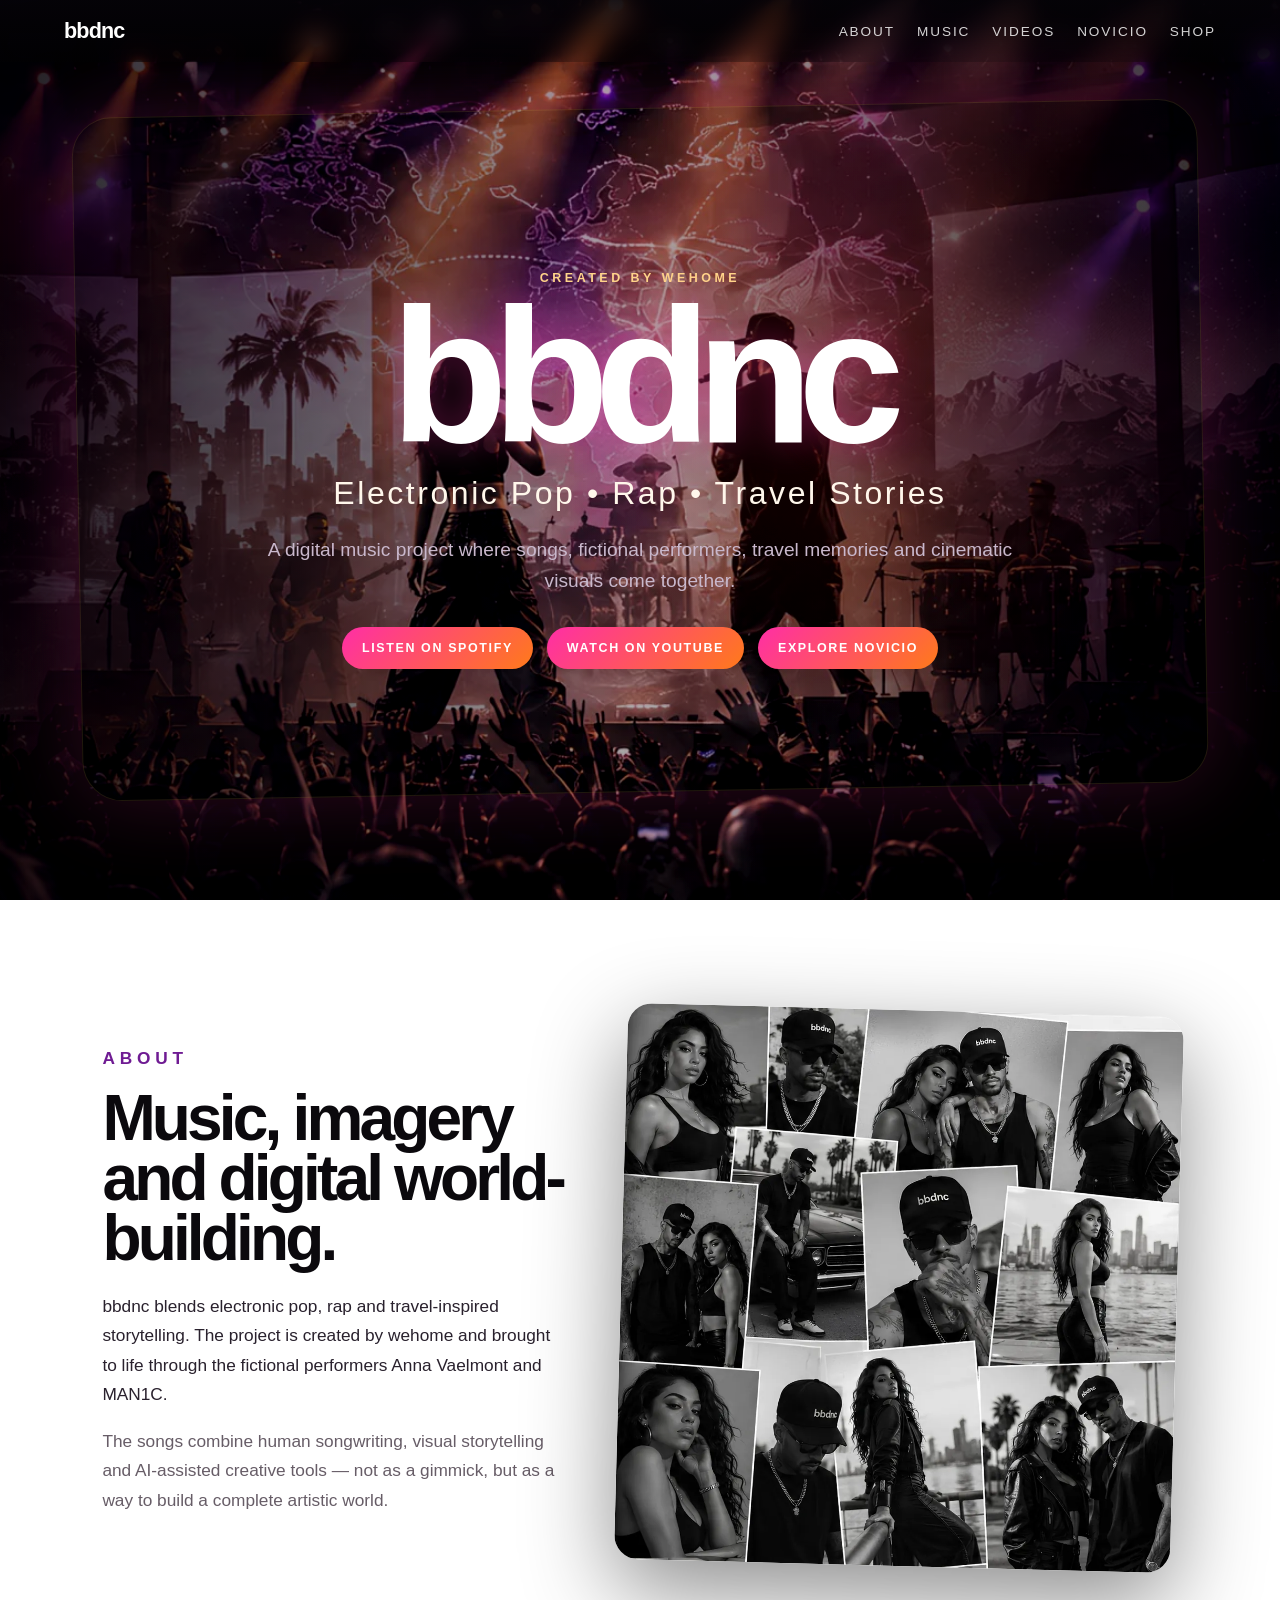
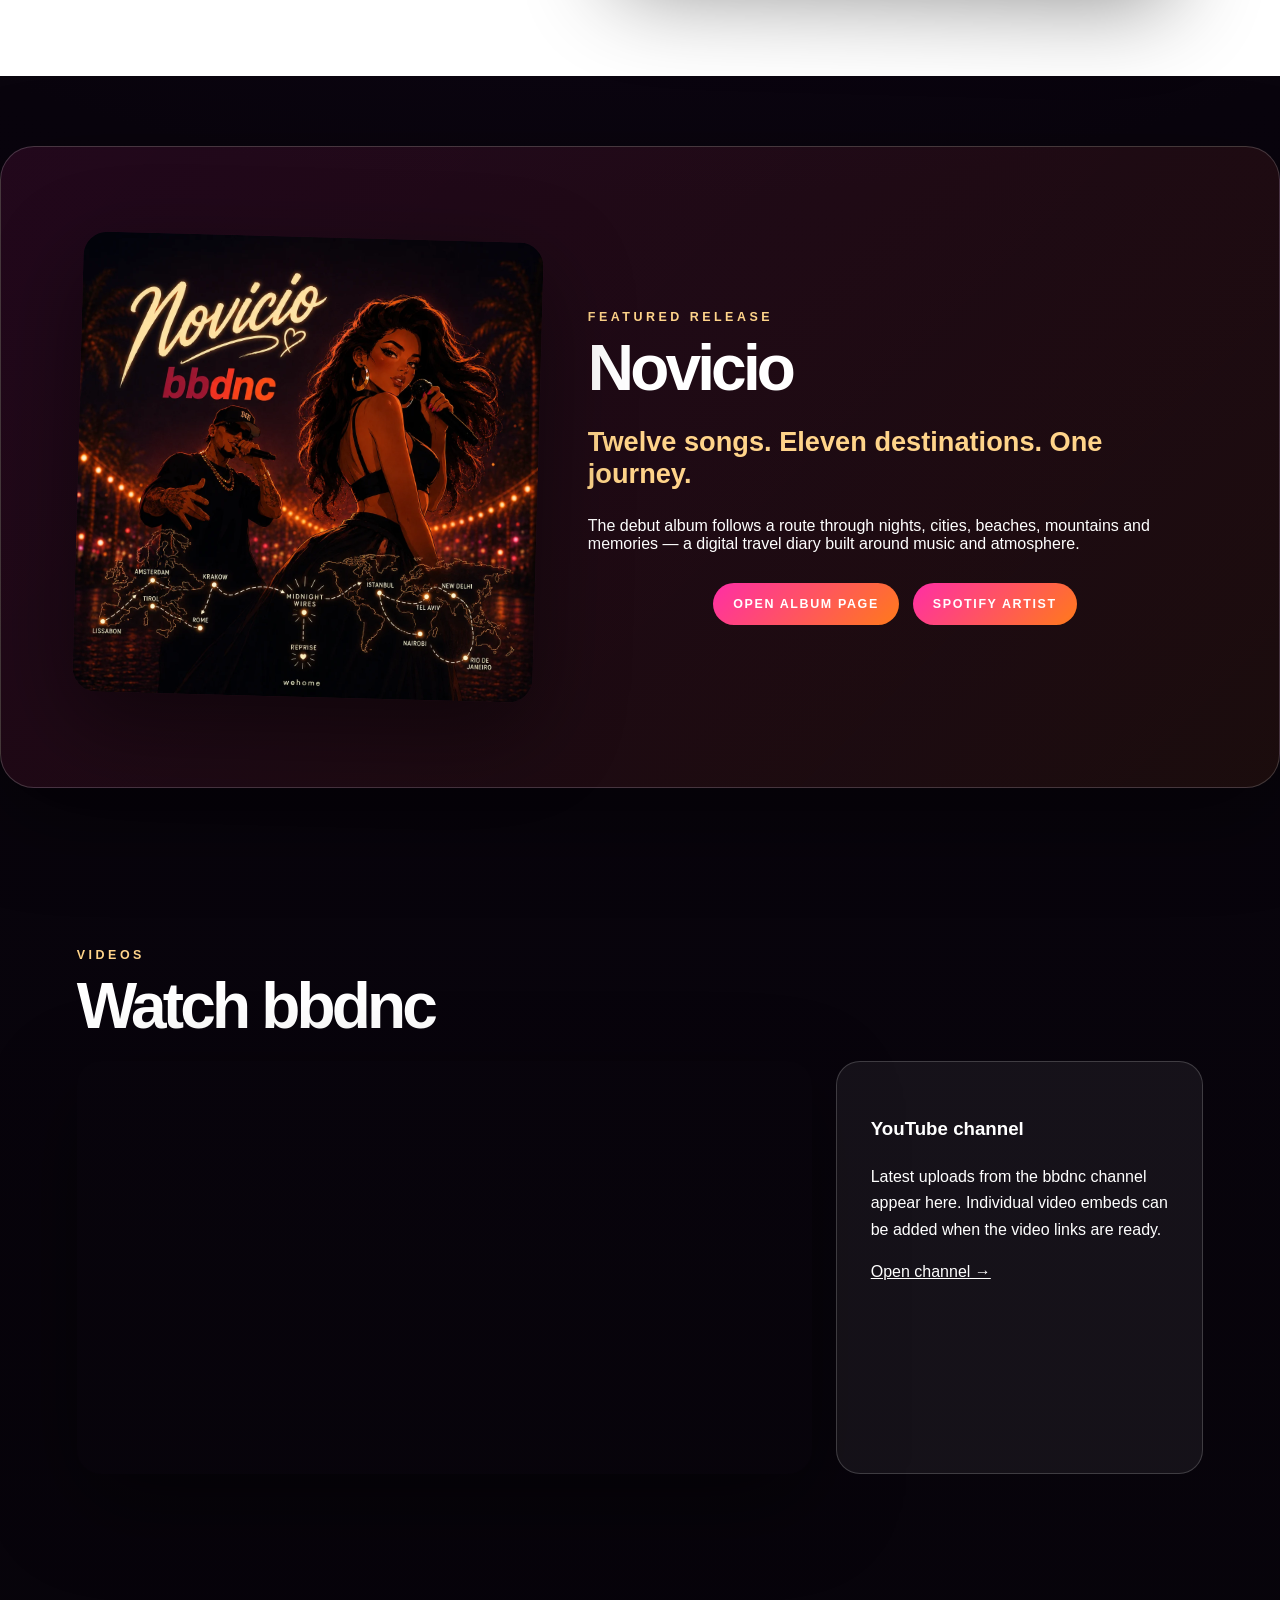
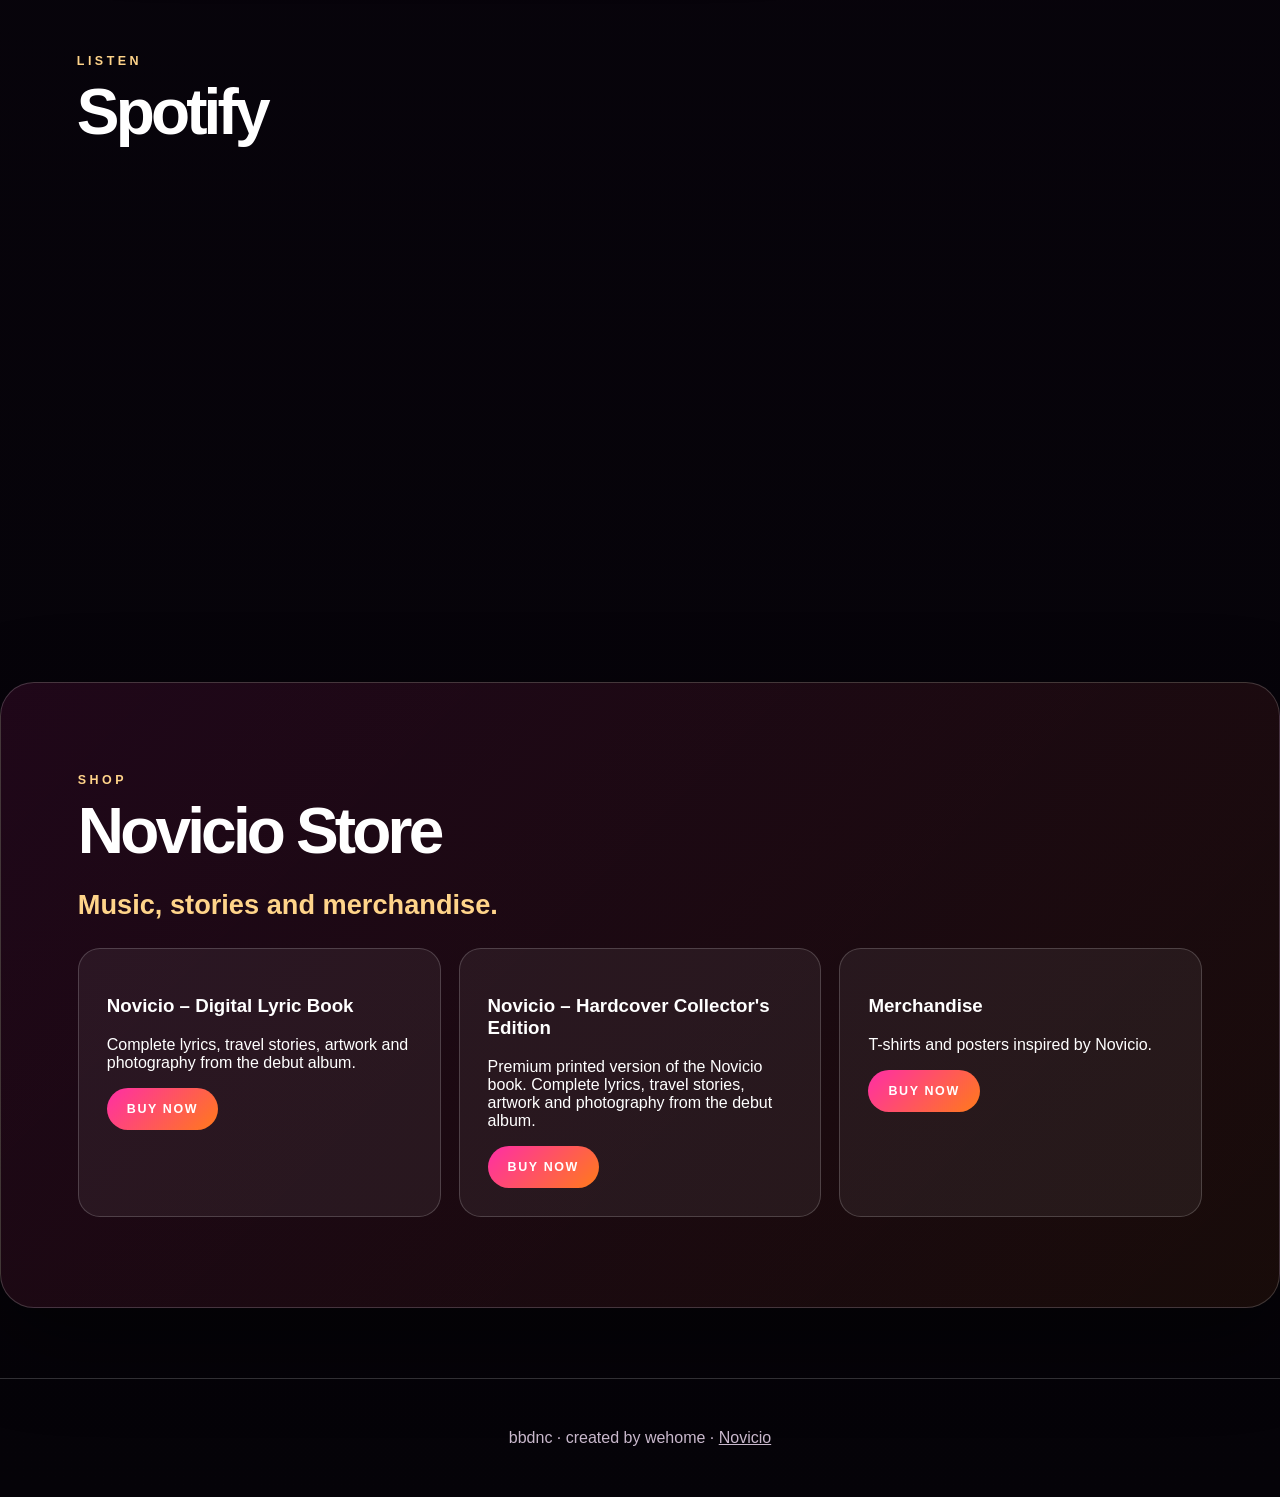
<file: index.html>
<!doctype html>
<html lang="en">
<head>
<meta charset="utf-8"><meta name="viewport" content="width=device-width,initial-scale=1">
<title>bbdnc — Electronic Pop, Rap & Travel Stories</title>
<meta name="description" content="bbdnc is a digital music project created by wehome, blending electronic pop, rap, travel stories and AI-assisted visual world-building.">
<link rel="stylesheet" href="styles.css">
<link rel="preconnect" href="https://open.spotify.com">
<link rel="preconnect" href="https://www.youtube.com">
</head>
<body>
<header class="site-header">
  <a class="brand" href="index.html">bbdnc</a>
  <nav>
    <a href="index.html#about">About</a>
    <a href="index.html#music">Music</a>
    <a href="index.html#videos">Videos</a>
    <a href="novicio.html">Novicio</a>
    <a href="https://merch.bbdnc.nl" target="_blank" rel="noopener noreferrer">Shop</a>
  </nav>
</header>
<main>
<section class="hero home-hero">
  <div class="hero-bg" style="background-image:url('assets/stage.webp')"></div>
  <div class="glow-map"></div>
  <div class="hero-content narrow">
    <p class="eyebrow">created by wehome</p>
    <h1>bbdnc</h1>
    <p class="tagline">Electronic Pop • Rap • Travel Stories</p>
    <p class="intro">A digital music project where songs, fictional performers, travel memories and cinematic visuals come together.</p>
    <div class="button-row">
      <a class="button primary" href="https://open.spotify.com/artist/4LEzwMJJ3ZyaZpk5xc4sxg" target="_blank" rel="noopener noreferrer">Listen on Spotify</a>
      <a class="button primary" href="https://www.youtube.com/channel/UCFnCwXSxAHo9HLZzy5Yta2Q" target="_blank" rel="noopener noreferrer">Watch on YouTube</a>
      <a class="button primary" href="novicio.html">Explore Novicio</a>
    </div>
  </div>
</section>
<section id="about" class="section split white-card">
  <div>
    <p class="eyebrow dark">about</p>
    <h2>Music, imagery and digital world-building.</h2>
    <p>bbdnc blends electronic pop, rap and travel-inspired storytelling. The project is created by wehome and brought to life through the fictional performers Anna Vaelmont and MAN1C.</p>
    <p class="muted">The songs combine human songwriting, visual storytelling and AI-assisted creative tools — not as a gimmick, but as a way to build a complete artistic world.</p>
  </div>
  <img class="tilt-img" src="assets/artist-collage.webp" alt="bbdnc artist collage">
</section>
<section id="music" class="section feature dark-panel">
  <img class="cover-card" src="assets/novicio-cover.webp" alt="Novicio cover">
  <div>
    <p class="eyebrow">featured release</p>
    <h2>Novicio</h2>
    <p class="bigline">Twelve songs. Eleven destinations. One journey.</p>
    <p>The debut album follows a route through nights, cities, beaches, mountains and memories — a digital travel diary built around music and atmosphere.</p>
    <div class="button-row"><a class="button primary" href="novicio.html">Open album page</a><a class="button primary" href="https://open.spotify.com/artist/4LEzwMJJ3ZyaZpk5xc4sxg" target="_blank" rel="noopener noreferrer">Spotify artist</a></div>
  </div>
</section>
<section id="videos" class="section">
  <p class="eyebrow">videos</p>
  <h2>Watch bbdnc</h2>
  <div class="video-grid">
    <iframe src="https://www.youtube.com/embed/AdcnmUTH8Ho?si=z9ryTsh2sVj8psAA" title="bbdnc YouTube uploads" allowfullscreen loading="lazy"></iframe>    
    <div class="video-note"><h3>YouTube channel</h3><p>Latest uploads from the bbdnc channel appear here. Individual video embeds can be added when the video links are ready.</p><a href="https://www.youtube.com/channel/UCFnCwXSxAHo9HLZzy5Yta2Q" target="_blank" rel="noopener noreferrer">Open channel →</a></div>
  </div>
</section>
<section class="section spotify-section">
  <p class="eyebrow">listen</p><h2>Spotify</h2>
  <iframe class="spotify" src="https://open.spotify.com/embed/artist/4LEzwMJJ3ZyaZpk5xc4sxg" height="352" allow="autoplay; clipboard-write; encrypted-media; fullscreen; picture-in-picture" loading="lazy"></iframe>
</section>
<section id="shop" class="section shop dark-panel">
  <p class="eyebrow">shop</p>
  <h2>Novicio Store</h2>
  <p class="bigline">Music, stories and merchandise.</p>
  <div class="shop-grid">
    <div>
      <h3>Novicio – Digital Lyric Book</h3>
      <p>Complete lyrics, travel stories, artwork and photography from the debut album.</p>
      <a class="button primary"
         href="https://merch.bbdnc.nl/products/bbdnc-novicio-digital-lyric-book"
         target="_blank"
         rel="noopener noreferrer">
         Buy now
      </a>
    </div>
    <div>
      <h3>Novicio – Hardcover Collector's Edition</h3>
      <p>Premium printed version of the Novicio book. Complete lyrics, travel stories, artwork and photography from the debut album.</p>
      <a class="button primary"
         href="https://merch.bbdnc.nl/products/hardcover-fotoboek"
         target="_blank"
         rel="noopener noreferrer">
         Buy now
      </a>
    </div>
    <div>
      <h3>Merchandise</h3>
      <p>T-shirts and posters inspired by Novicio.</p>
      <a class="button primary"
         href="https://merch.bbdnc.nl/collections/all"
         target="_blank"
         rel="noopener noreferrer">
         Buy now
      </a>
    </div>
  </div>
</section>
</main><footer>bbdnc · created by wehome · <a href="novicio.html">Novicio</a></footer>
<script src="script.js"></script>
</body></html>
</file>
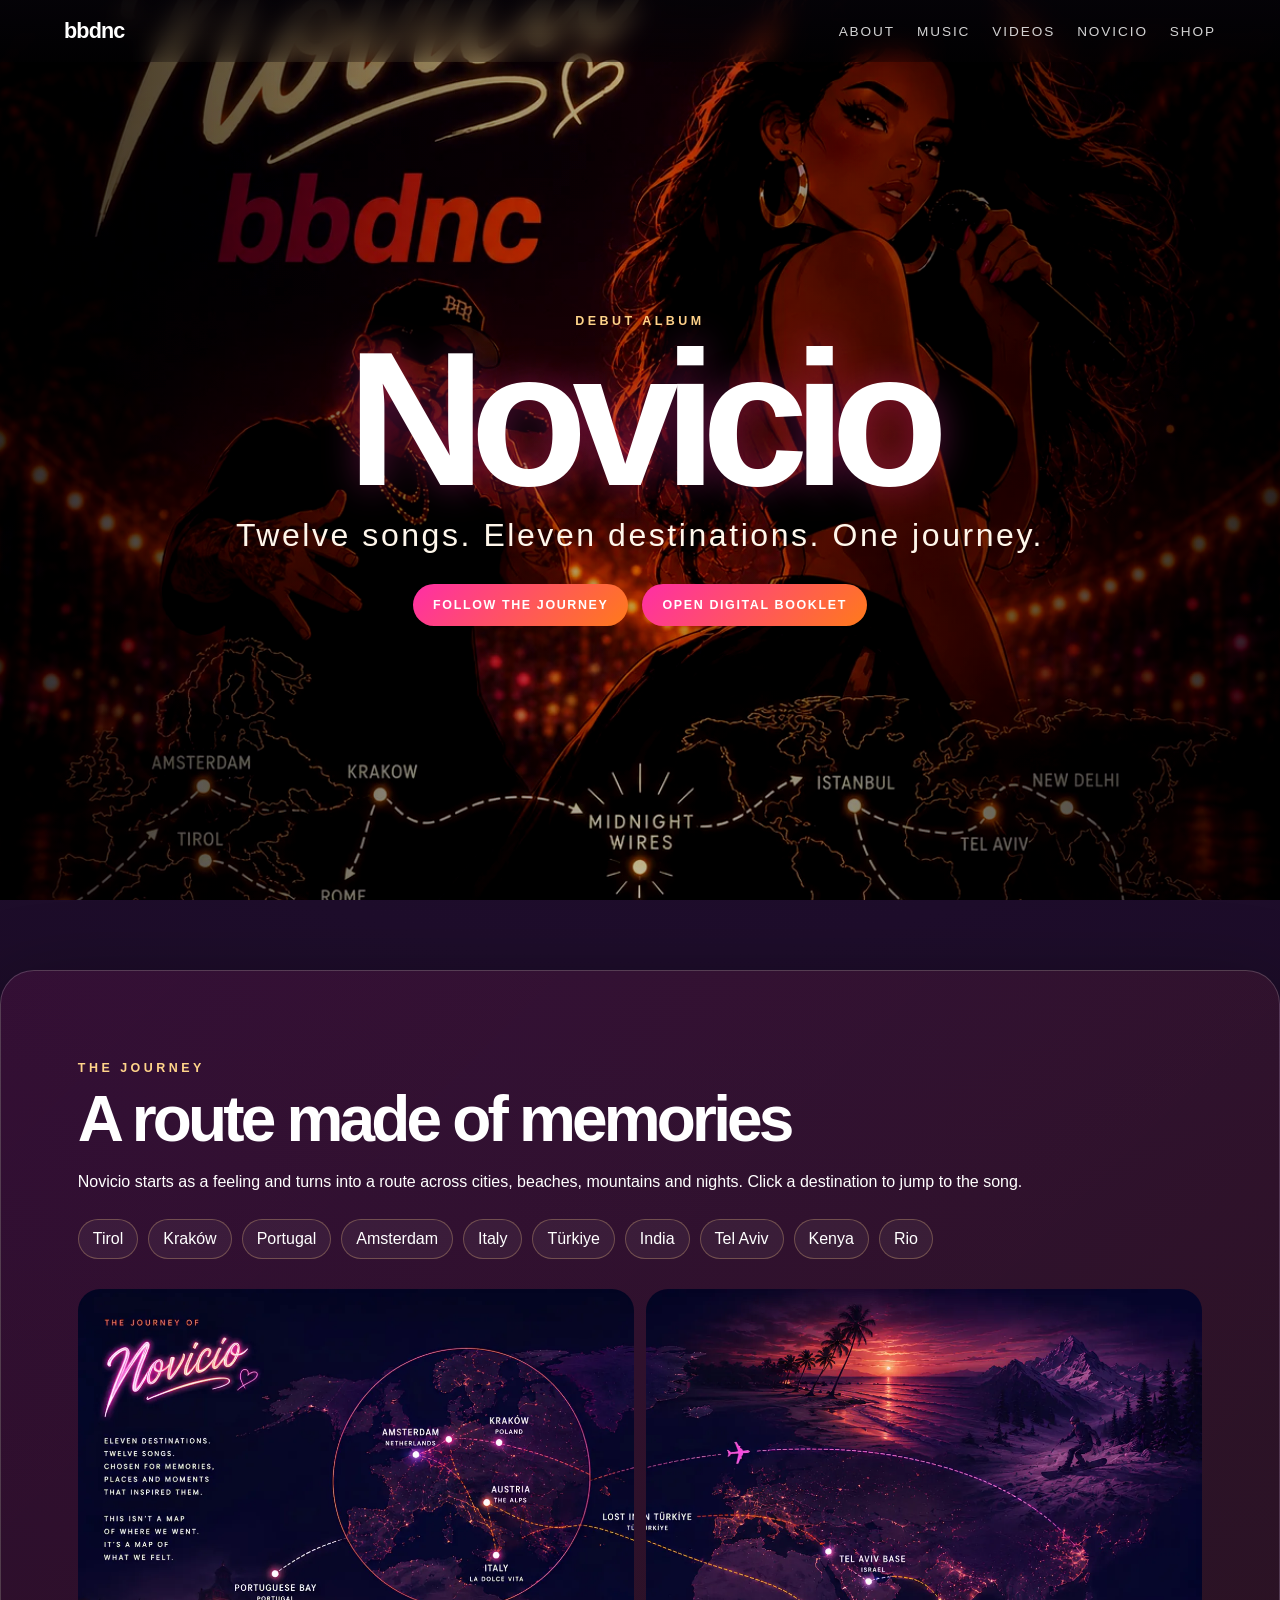
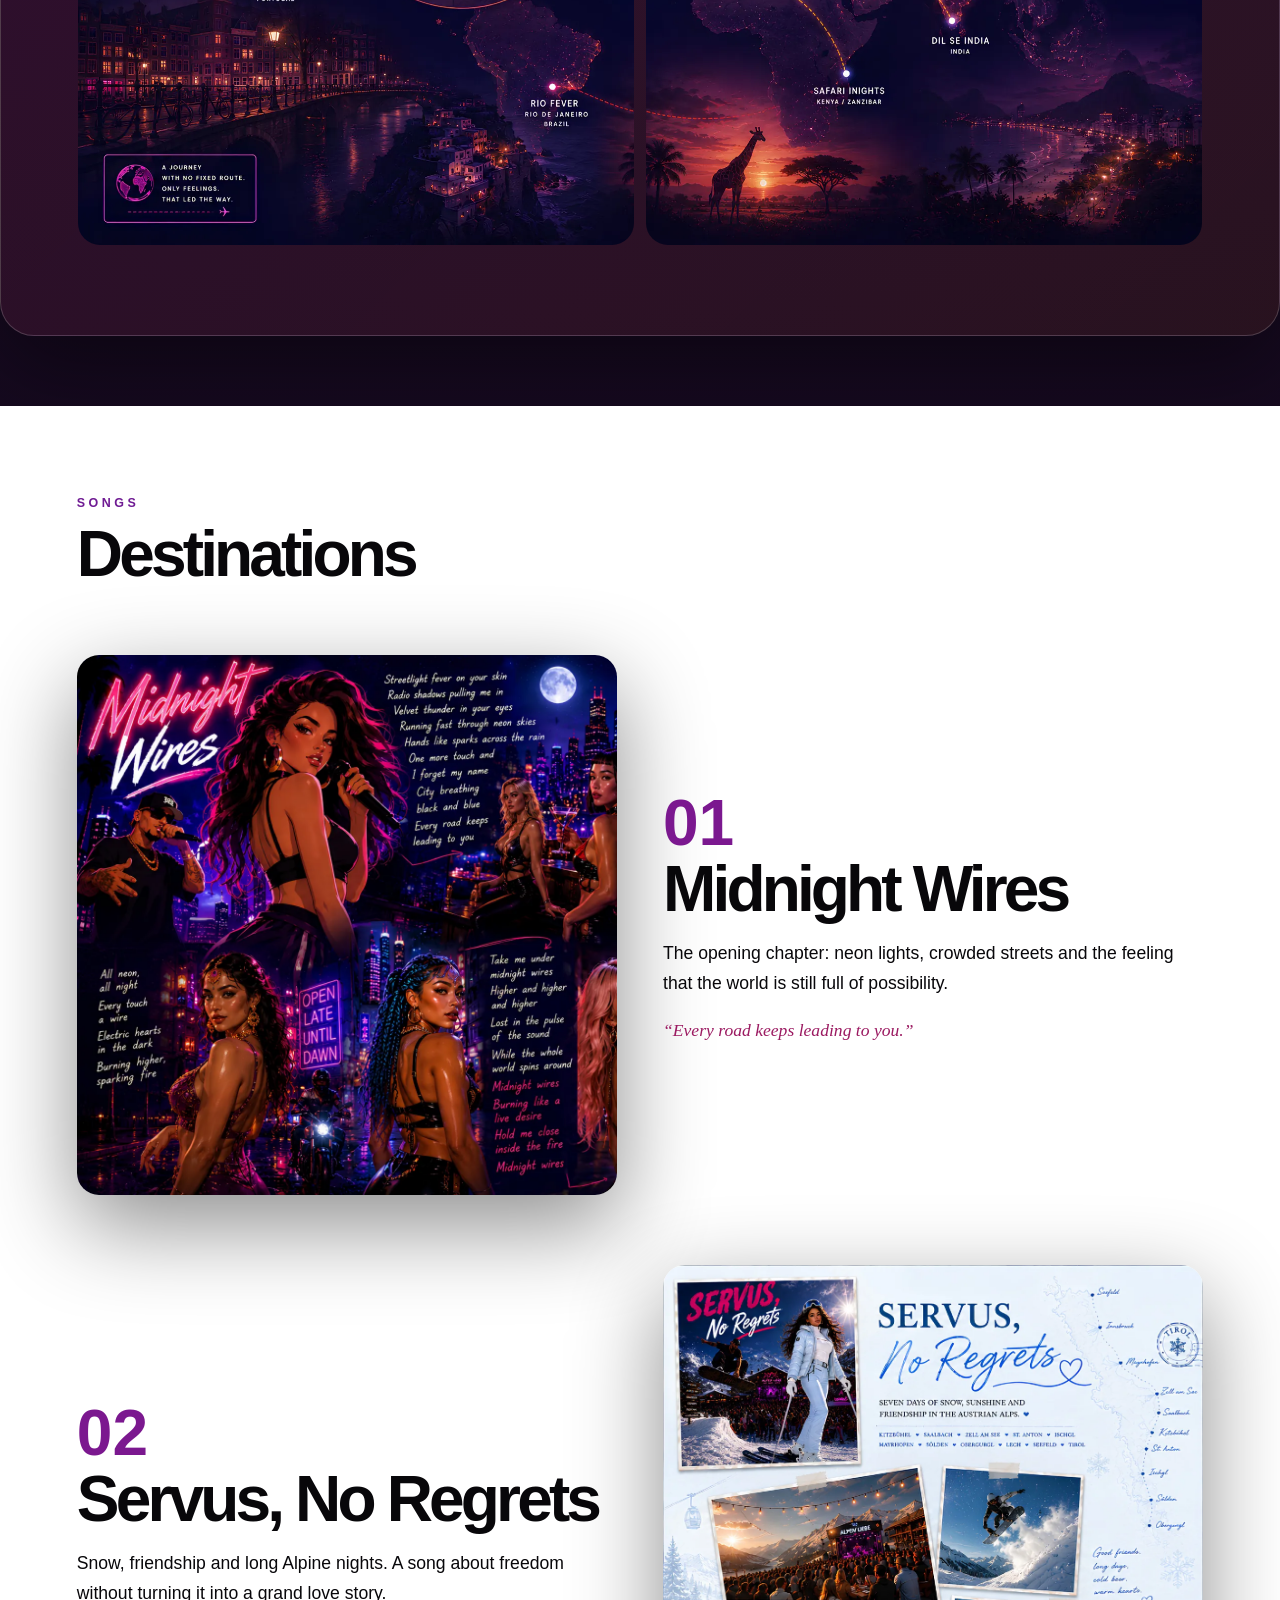
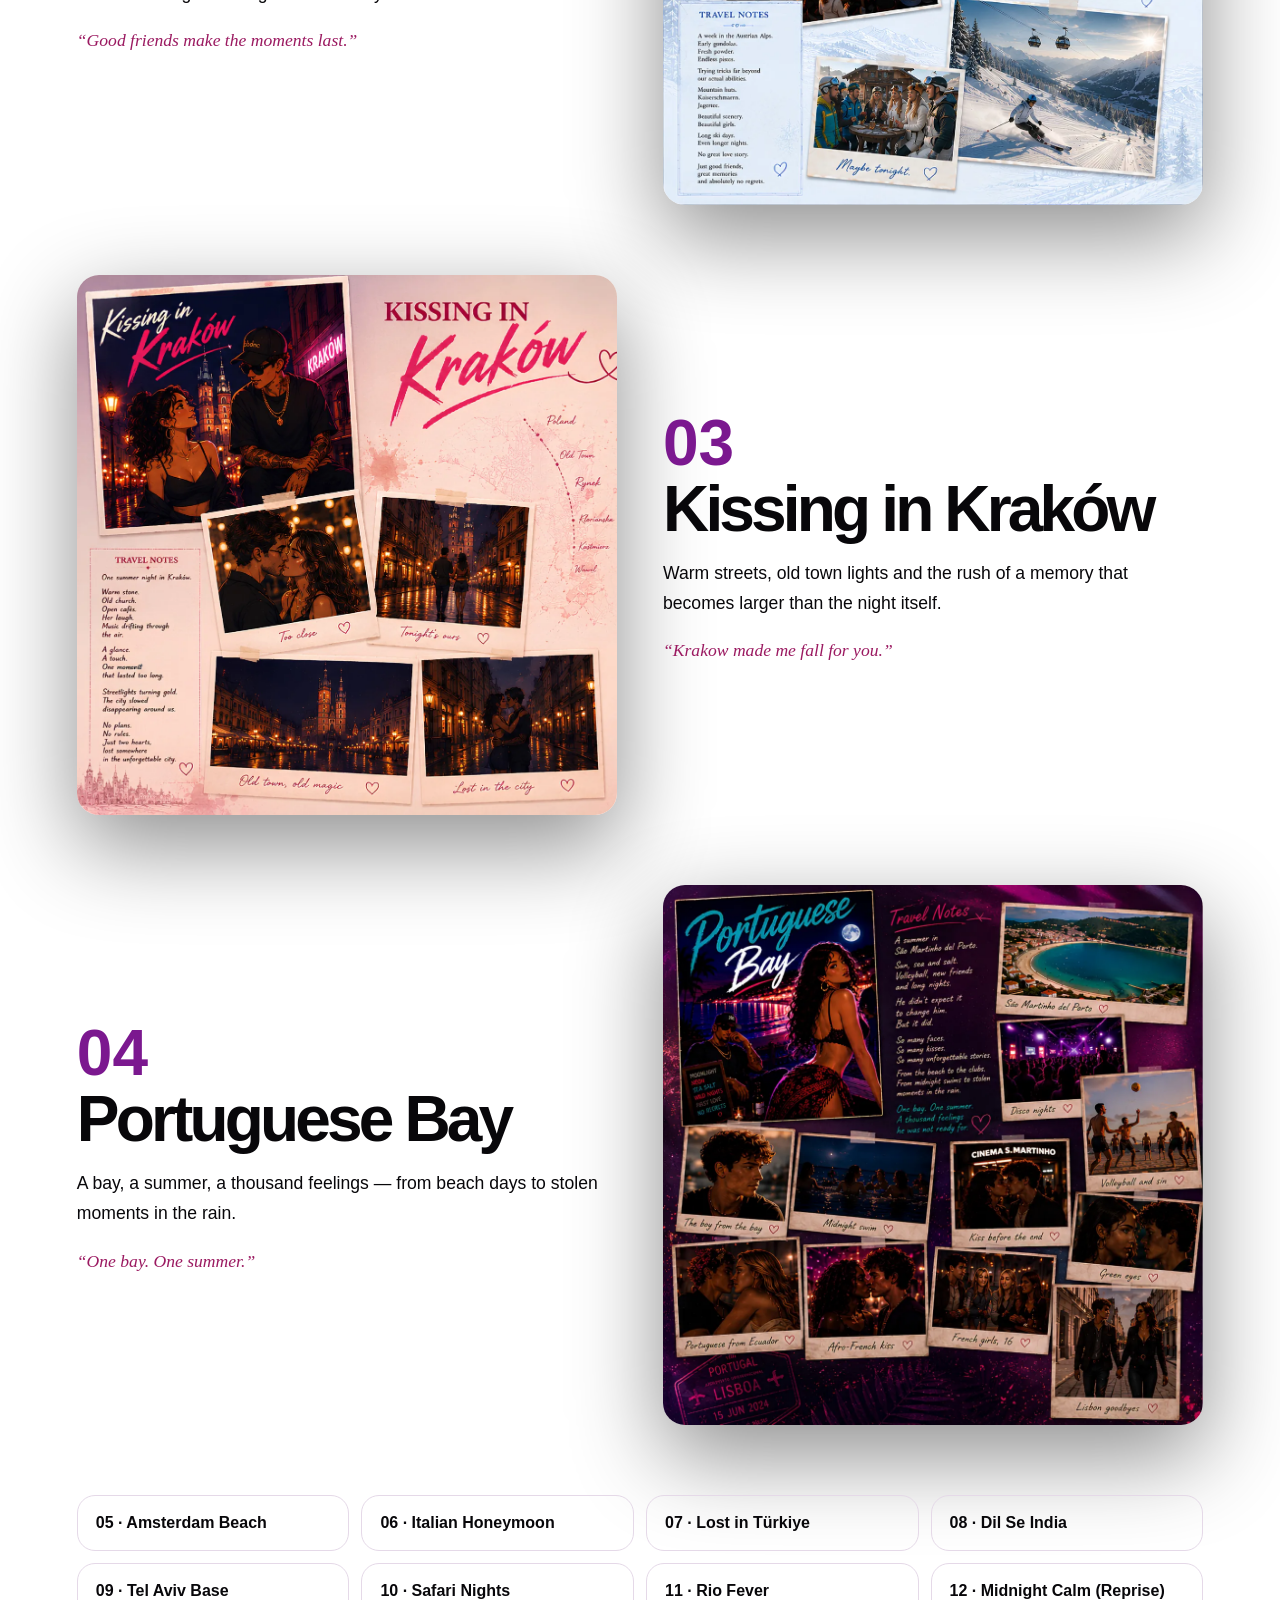
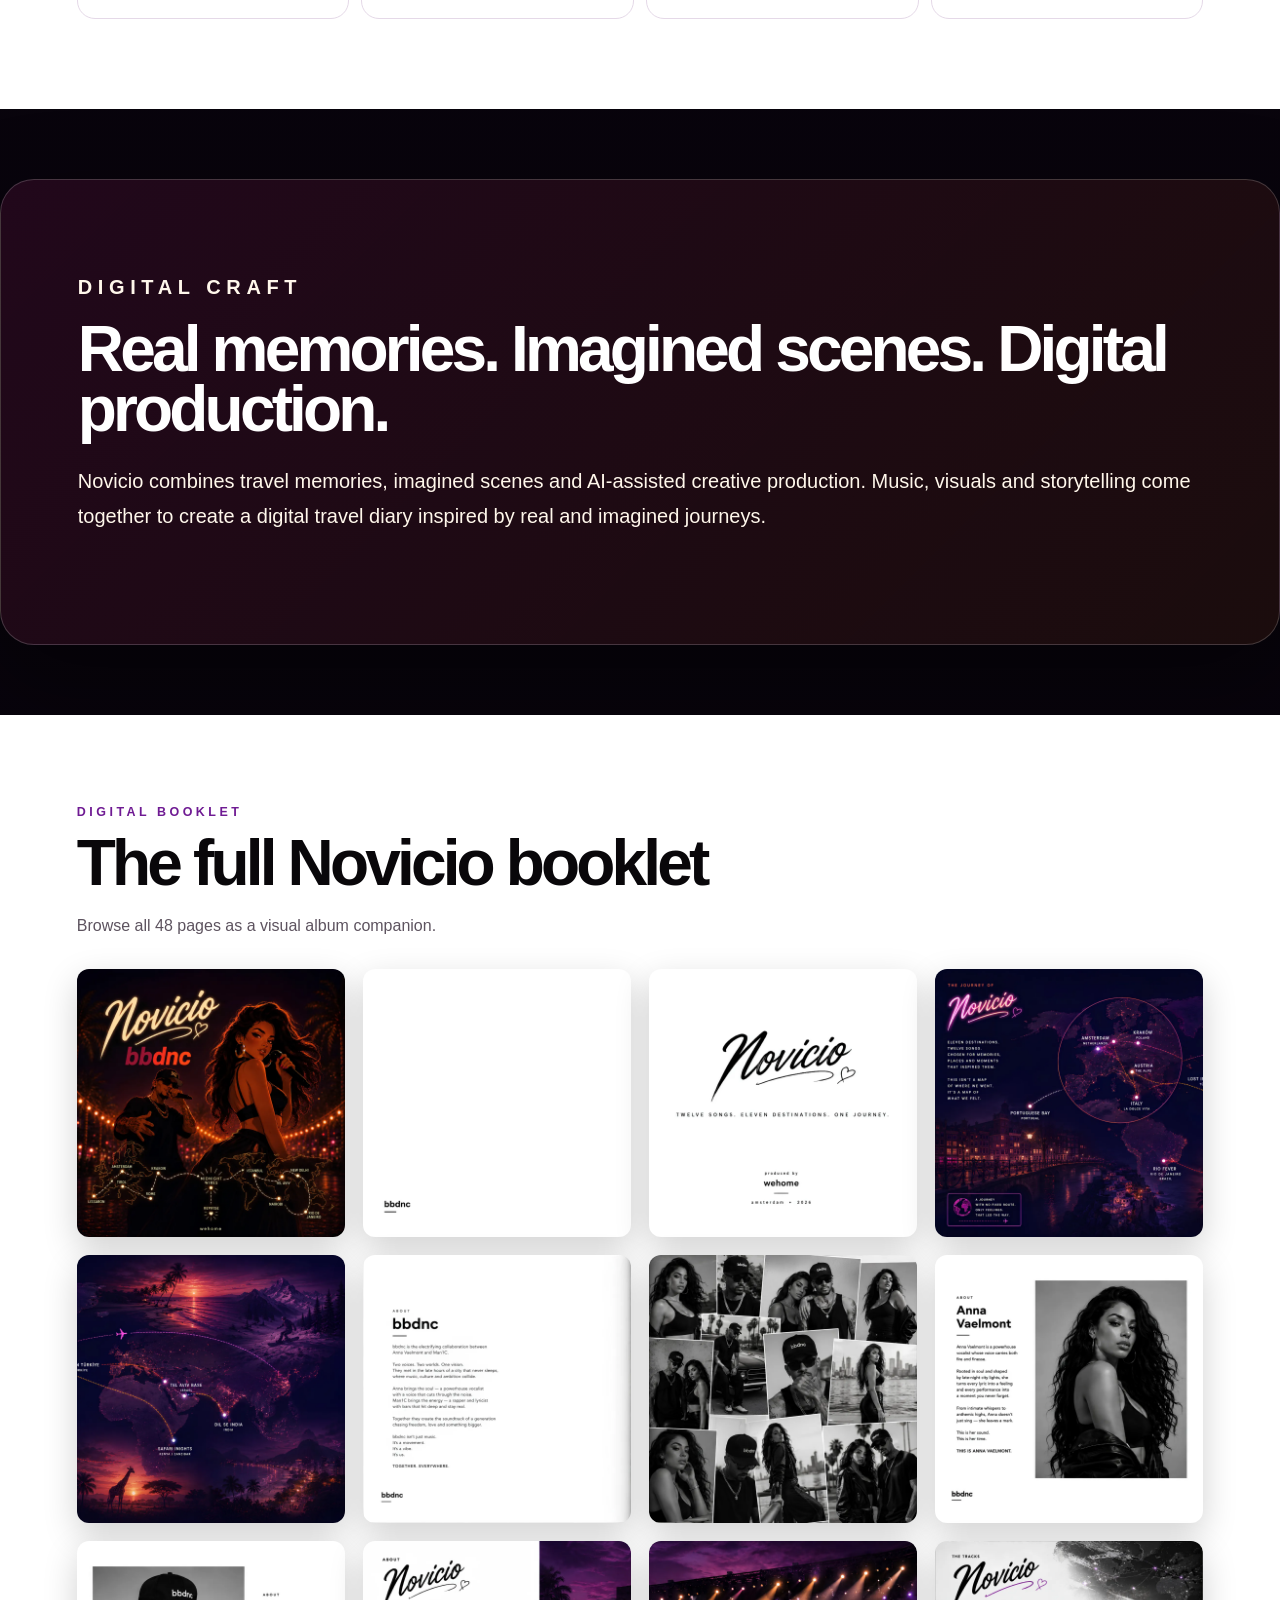
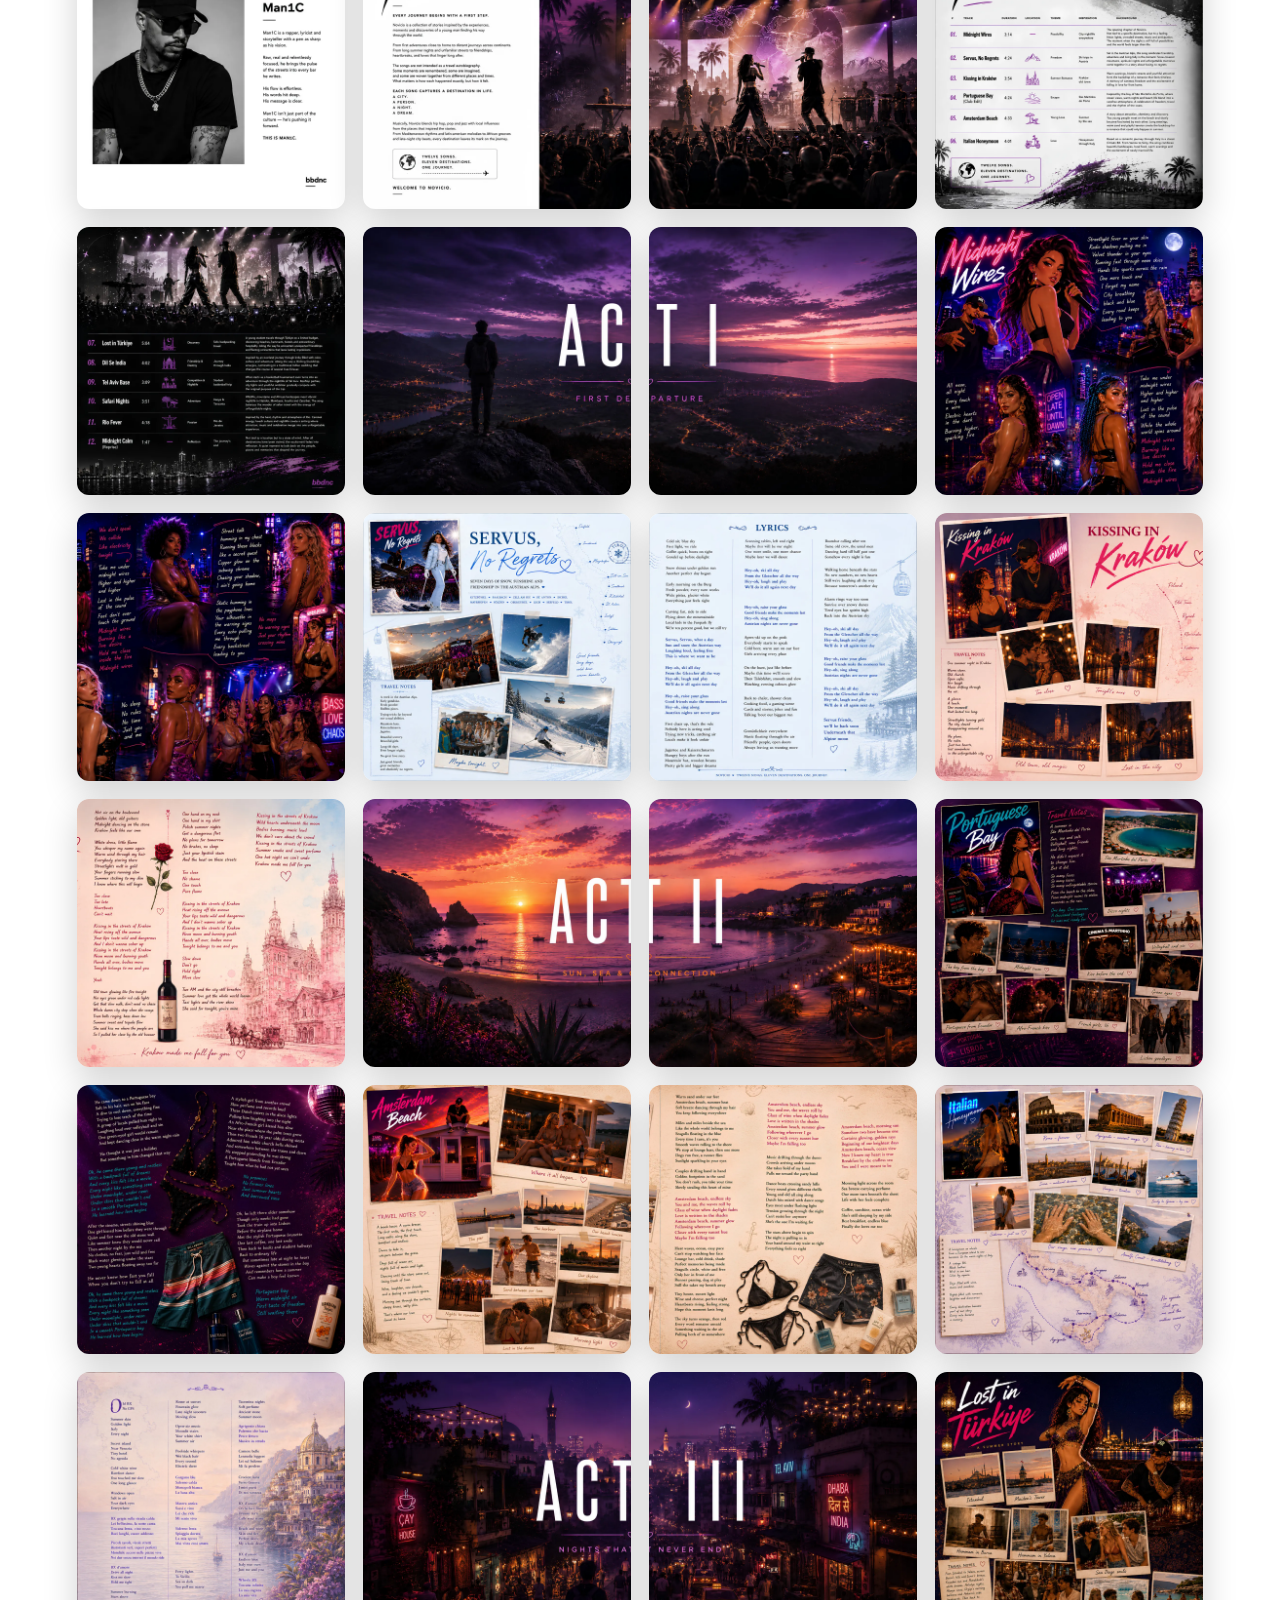
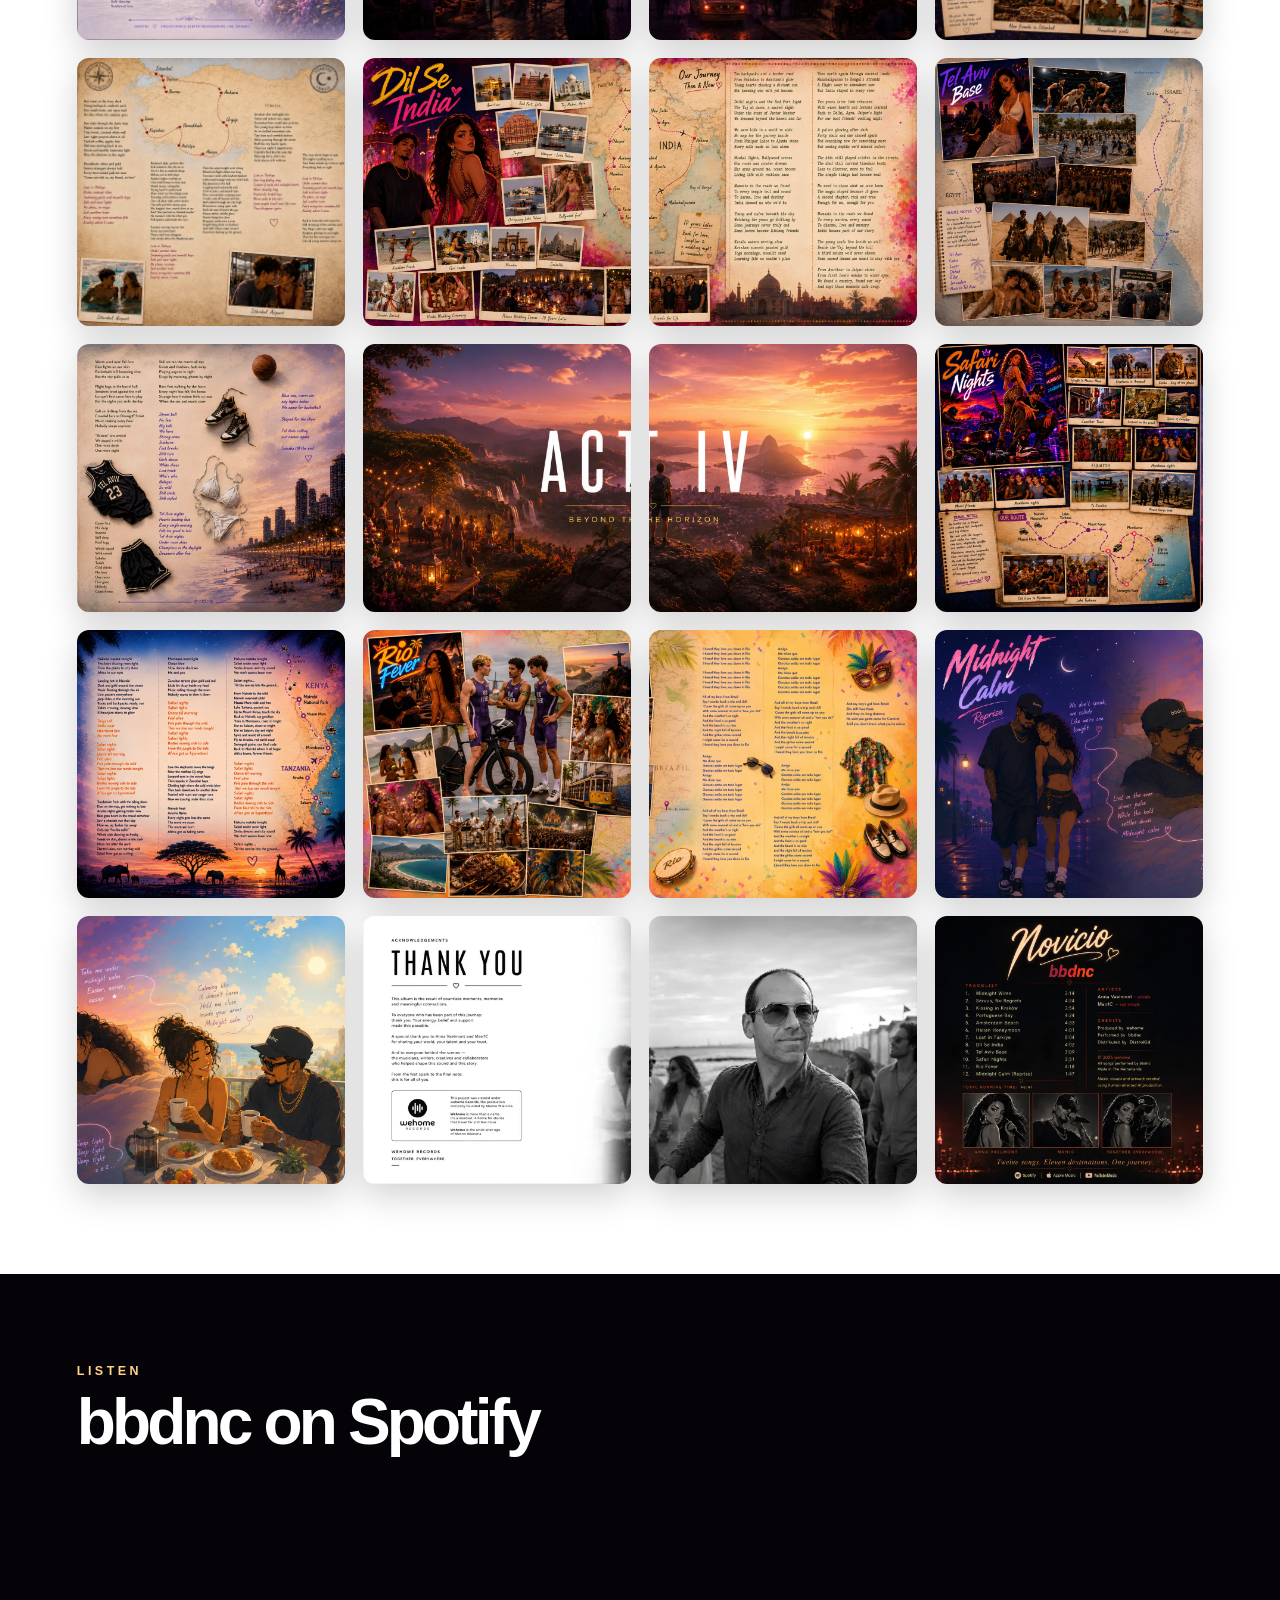
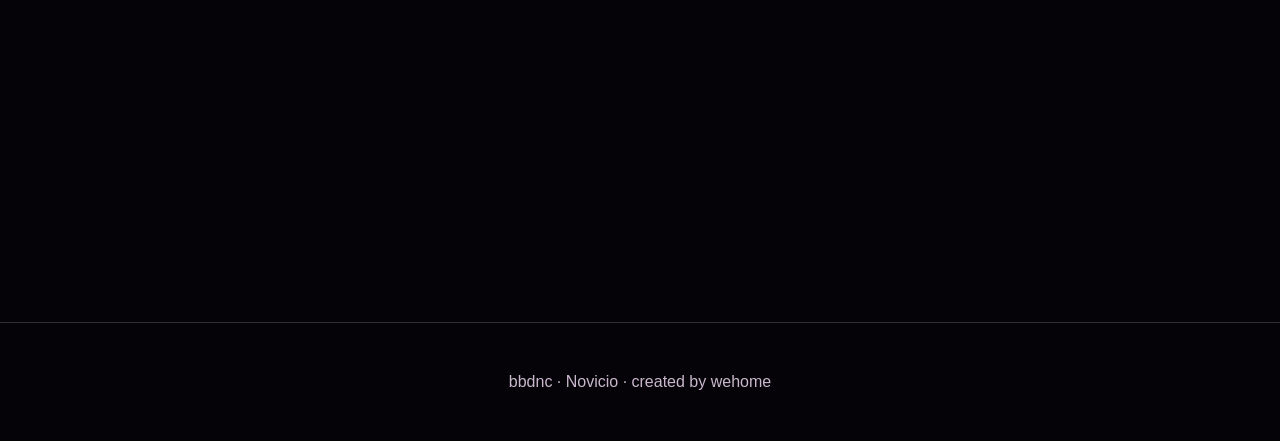
<file: novicio.html>
<!doctype html>
<html lang="en"><head><meta charset="utf-8"><meta name="viewport" content="width=device-width,initial-scale=1"><title>Novicio — bbdnc</title><meta name="description" content="Novicio, the debut album by bbdnc: twelve songs, eleven destinations, one journey."><link rel="stylesheet" href="styles.css"></head><body><header class="site-header">
  <a class="brand" href="index.html">bbdnc</a>
  <nav>
    <a href="index.html#about">About</a>
    <a href="index.html#music">Music</a>
    <a href="index.html#videos">Videos</a>
    <a href="novicio.html">Novicio</a>
    <a href="index.html#shop">Shop</a>
  </nav>
</header><main>
<section class="hero novicio-hero">
  <div class="hero-bg" style="background-image:url('assets/novicio-cover.webp')"></div>
  <div class="hero-content">
    <p class="eyebrow">debut album</p><h1>Novicio</h1><p class="tagline">Twelve songs. Eleven destinations. One journey.</p>
    <div class="button-row"><a class="button primary" href="#journey">Follow the journey</a><a class="button primary" href="#booklet">Open digital booklet</a></div>
  </div>
</section>
<section id="journey" class="section route dark-panel">
 <p class="eyebrow">the journey</p><h2>A route made of memories</h2><p>Novicio starts as a feeling and turns into a route across cities, beaches, mountains and nights. Click a destination to jump to the song.</p>
 <div class="route-line">
  <a href="#servus">Tirol</a><a href="#krakow">Kraków</a><a href="#portugal">Portugal</a><a href="#amsterdam">Amsterdam</a><a href="#italy">Italy</a><a href="#turkiye">Türkiye</a><a href="#india">India</a><a href="#telaviv">Tel Aviv</a><a href="#safari">Kenya</a><a href="#rio">Rio</a>
 </div>
 <div class="map-pair"><img src="assets/journey-left.webp" alt="Novicio route map left"><img src="assets/journey-right.webp" alt="Novicio route map right"></div>
</section>
<section class="section songs">
<p class="eyebrow dark">songs</p><h2>Destinations</h2>
<div class="song-card" id="midnight"><img src="assets/midnight-wires.webp"><div><span>01</span><h3>Midnight Wires</h3><p>The opening chapter: neon lights, crowded streets and the feeling that the world is still full of possibility.</p><p class="quote">“Every road keeps leading to you.”</p></div></div>
<div class="song-card reverse" id="servus"><img src="assets/servus.webp"><div><span>02</span><h3>Servus, No Regrets</h3><p>Snow, friendship and long Alpine nights. A song about freedom without turning it into a grand love story.</p><p class="quote">“Good friends make the moments last.”</p></div></div>
<div class="song-card" id="krakow"><img src="assets/krakow.webp"><div><span>03</span><h3>Kissing in Kraków</h3><p>Warm streets, old town lights and the rush of a memory that becomes larger than the night itself.</p><p class="quote">“Krakow made me fall for you.”</p></div></div>
<div class="song-card reverse" id="portugal"><img src="assets/portuguese-bay.webp"><div><span>04</span><h3>Portuguese Bay</h3><p>A bay, a summer, a thousand feelings — from beach days to stolen moments in the rain.</p><p class="quote">“One bay. One summer.”</p></div></div>
<div class="song-list">
 <a id="amsterdam">05 · Amsterdam Beach</a><a id="italy">06 · Italian Honeymoon</a><a id="turkiye">07 · Lost in Türkiye</a><a id="india">08 · Dil Se India</a><a id="telaviv">09 · Tel Aviv Base</a><a id="safari">10 · Safari Nights</a><a id="rio">11 · Rio Fever</a><a>12 · Midnight Calm (Reprise)</a>
</div>
</section>
<section class="section digital-craft dark-panel"><p class="eyebrow">digital craft</p><h2>Real memories. Imagined scenes. Digital production.</h2><p>Novicio combines travel memories, imagined scenes and AI-assisted creative production. Music, visuals and storytelling come together to create a digital travel diary inspired by real and imagined journeys.</p></section>
<section id="booklet" class="section booklet"><p class="eyebrow dark">digital booklet</p><h2>The full Novicio booklet</h2><p>Browse all 48 pages as a visual album companion.</p><div class="booklet-grid"><img src="assets/booklet/page-01.webp" alt="Novicio booklet page 1" loading="lazy">
<img src="assets/booklet/page-02.webp" alt="Novicio booklet page 2" loading="lazy">
<img src="assets/booklet/page-03.webp" alt="Novicio booklet page 3" loading="lazy">
<img src="assets/booklet/page-04.webp" alt="Novicio booklet page 4" loading="lazy">
<img src="assets/booklet/page-05.webp" alt="Novicio booklet page 5" loading="lazy">
<img src="assets/booklet/page-06.webp" alt="Novicio booklet page 6" loading="lazy">
<img src="assets/booklet/page-07.webp" alt="Novicio booklet page 7" loading="lazy">
<img src="assets/booklet/page-08.webp" alt="Novicio booklet page 8" loading="lazy">
<img src="assets/booklet/page-09.webp" alt="Novicio booklet page 9" loading="lazy">
<img src="assets/booklet/page-10.webp" alt="Novicio booklet page 10" loading="lazy">
<img src="assets/booklet/page-11.webp" alt="Novicio booklet page 11" loading="lazy">
<img src="assets/booklet/page-12.webp" alt="Novicio booklet page 12" loading="lazy">
<img src="assets/booklet/page-13.webp" alt="Novicio booklet page 13" loading="lazy">
<img src="assets/booklet/page-14.webp" alt="Novicio booklet page 14" loading="lazy">
<img src="assets/booklet/page-15.webp" alt="Novicio booklet page 15" loading="lazy">
<img src="assets/booklet/page-16.webp" alt="Novicio booklet page 16" loading="lazy">
<img src="assets/booklet/page-17.webp" alt="Novicio booklet page 17" loading="lazy">
<img src="assets/booklet/page-18.webp" alt="Novicio booklet page 18" loading="lazy">
<img src="assets/booklet/page-19.webp" alt="Novicio booklet page 19" loading="lazy">
<img src="assets/booklet/page-20.webp" alt="Novicio booklet page 20" loading="lazy">
<img src="assets/booklet/page-21.webp" alt="Novicio booklet page 21" loading="lazy">
<img src="assets/booklet/page-22.webp" alt="Novicio booklet page 22" loading="lazy">
<img src="assets/booklet/page-23.webp" alt="Novicio booklet page 23" loading="lazy">
<img src="assets/booklet/page-24.webp" alt="Novicio booklet page 24" loading="lazy">
<img src="assets/booklet/page-25.webp" alt="Novicio booklet page 25" loading="lazy">
<img src="assets/booklet/page-26.webp" alt="Novicio booklet page 26" loading="lazy">
<img src="assets/booklet/page-27.webp" alt="Novicio booklet page 27" loading="lazy">
<img src="assets/booklet/page-28.webp" alt="Novicio booklet page 28" loading="lazy">
<img src="assets/booklet/page-29.webp" alt="Novicio booklet page 29" loading="lazy">
<img src="assets/booklet/page-30.webp" alt="Novicio booklet page 30" loading="lazy">
<img src="assets/booklet/page-31.webp" alt="Novicio booklet page 31" loading="lazy">
<img src="assets/booklet/page-32.webp" alt="Novicio booklet page 32" loading="lazy">
<img src="assets/booklet/page-33.webp" alt="Novicio booklet page 33" loading="lazy">
<img src="assets/booklet/page-34.webp" alt="Novicio booklet page 34" loading="lazy">
<img src="assets/booklet/page-35.webp" alt="Novicio booklet page 35" loading="lazy">
<img src="assets/booklet/page-36.webp" alt="Novicio booklet page 36" loading="lazy">
<img src="assets/booklet/page-37.webp" alt="Novicio booklet page 37" loading="lazy">
<img src="assets/booklet/page-38.webp" alt="Novicio booklet page 38" loading="lazy">
<img src="assets/booklet/page-39.webp" alt="Novicio booklet page 39" loading="lazy">
<img src="assets/booklet/page-40.webp" alt="Novicio booklet page 40" loading="lazy">
<img src="assets/booklet/page-41.webp" alt="Novicio booklet page 41" loading="lazy">
<img src="assets/booklet/page-42.webp" alt="Novicio booklet page 42" loading="lazy">
<img src="assets/booklet/page-43.webp" alt="Novicio booklet page 43" loading="lazy">
<img src="assets/booklet/page-44.webp" alt="Novicio booklet page 44" loading="lazy">
<img src="assets/booklet/page-45.webp" alt="Novicio booklet page 45" loading="lazy">
<img src="assets/booklet/page-46.webp" alt="Novicio booklet page 46" loading="lazy">
<img src="assets/booklet/page-47.webp" alt="Novicio booklet page 47" loading="lazy">
<img src="assets/booklet/page-48.webp" alt="Novicio booklet page 48" loading="lazy"></div></section>
<section class="section spotify-section"><p class="eyebrow">listen</p><h2>bbdnc on Spotify</h2><iframe class="spotify" src="https://open.spotify.com/embed/artist/4LEzwMJJ3ZyaZpk5xc4sxg" height="352" allow="autoplay; clipboard-write; encrypted-media; fullscreen; picture-in-picture" loading="lazy"></iframe></section>
</main><footer>bbdnc · Novicio · created by wehome</footer><script src="script.js"></script></body></html>
</file>
<file: styles.css>
:root{--black:#07040b;--ink:#120914;--purple:#5b168e;--pink:#ff2ea6;--orange:#ff7a1a;--gold:#ffd48a;--cream:#fff7eb;--muted:#c9b8cc;--line:rgba(255,255,255,.18);--shadow:0 30px 90px rgba(0,0,0,.45)}*{box-sizing:border-box}html{scroll-behavior:smooth}body{margin:0;background:radial-gradient(circle at top,#251035 0,#09040d 38%,#050308 100%);color:#fff;font-family:Inter,Arial,sans-serif}a{color:inherit}.site-header{position:fixed;top:0;left:0;right:0;z-index:50;display:flex;justify-content:space-between;align-items:center;padding:18px 5vw;background:linear-gradient(to bottom,rgba(5,3,8,.86),rgba(5,3,8,.2));backdrop-filter:blur(12px)}.brand{font-weight:900;font-size:1.35rem;text-decoration:none;letter-spacing:-.04em}.site-header nav{display:flex;gap:22px;font-size:.85rem;text-transform:uppercase;letter-spacing:.14em}.site-header nav a{text-decoration:none;opacity:.82}.site-header nav a:hover{color:var(--gold);opacity:1}.hero{min-height:100vh;position:relative;display:grid;place-items:center;overflow:hidden;padding:120px 6vw 80px}.hero-bg{position:absolute;inset:0;background-size:cover;background-position:center;filter:saturate(1.15) contrast(1.08);transform:scale(1.03)}.hero-bg:after{content:"";position:absolute;inset:0;background:linear-gradient(90deg,rgba(4,2,8,.88),rgba(10,4,14,.35),rgba(4,2,8,.86)),radial-gradient(circle at 70% 40%,rgba(255,91,24,.24),transparent 35%)}.glow-map{position:absolute;inset:12% 6%;border:1px solid rgba(255,194,100,.12);box-shadow:0 0 80px rgba(255,46,166,.18);border-radius:40px;transform:rotate(-1deg)}.hero-content{position:relative;z-index:2;max-width:900px;text-align:center}.hero-content.narrow{max-width:760px}.eyebrow{text-transform:uppercase;letter-spacing:.28em;font-size:.78rem;font-weight:800;color:var(--gold);margin:0 0 14px}.eyebrow.dark{color:#6f1b93}.hero h1{font-size:clamp(4.5rem,15vw,12rem);line-height:.8;margin:0;letter-spacing:-.08em;text-shadow:0 0 35px rgba(255,46,166,.35)}.tagline{font-size:clamp(1.1rem,2.5vw,2rem);letter-spacing:.08em;color:var(--cream);margin:22px 0}.intro{font-size:1.2rem;color:var(--muted);line-height:1.65}.button-row{display:flex;gap:14px;flex-wrap:wrap;justify-content:center;margin-top:30px}.button{display:inline-flex;align-items:center;justify-content:center;padding:14px 20px;border:1px solid var(--line);border-radius:999px;text-decoration:none;text-transform:uppercase;letter-spacing:.13em;font-size:.78rem;font-weight:800;background:rgba(255,255,255,.06)}.button.primary{background:linear-gradient(135deg,var(--pink),var(--orange));border:0;color:#fff}.button.ghost{background:transparent}.section{padding:90px 6vw;max-width:1440px;margin:0 auto}.split{display:grid;grid-template-columns:1fr 1.2fr;gap:55px;align-items:center}.white-card{background:#fff;color:#0b090d;max-width:none;margin:0;padding:110px 8vw}.white-card p{color:#29212d;line-height:1.7;font-size:1.08rem}.white-card .muted{color:#675d67}.section h2{font-size:clamp(2.2rem,5vw,5rem);line-height:.94;margin:0 0 24px;letter-spacing:-.06em}.tilt-img,.cover-card{width:100%;border-radius:24px;box-shadow:var(--shadow);transform:rotate(1.5deg)}.dark-panel{background:linear-gradient(135deg,rgba(255,46,166,.10),rgba(255,122,26,.08));border:1px solid var(--line);border-radius:34px;box-shadow:var(--shadow);margin-top:70px;margin-bottom:70px}.feature{display:grid;grid-template-columns:minmax(280px,460px) 1fr;gap:50px;align-items:center}.bigline{font-size:1.7rem;color:var(--gold);font-weight:800}.video-grid{display:grid;grid-template-columns:1.6fr .8fr;gap:24px}.video-grid iframe{width:100%;aspect-ratio:16/9;border:0;border-radius:24px;box-shadow:var(--shadow)}.video-note{padding:34px;border:1px solid var(--line);border-radius:24px;background:rgba(255,255,255,.06);line-height:1.65}.spotify{width:100%;border:0;border-radius:20px}.shop-grid{display:grid;grid-template-columns:repeat(3,1fr);gap:18px}.shop-grid div{padding:28px;border:1px solid var(--line);border-radius:22px;background:rgba(255,255,255,.06)}.shop-grid span{color:var(--gold);text-transform:uppercase;letter-spacing:.2em;font-size:.72rem}footer{text-align:center;color:var(--muted);padding:50px 6vw;border-top:1px solid var(--line)}.novicio-hero .hero-bg:after{background:linear-gradient(90deg,rgba(5,3,8,.82),rgba(5,3,8,.28),rgba(5,3,8,.84))}.route-line{display:flex;gap:10px;flex-wrap:wrap;margin:28px 0}.route-line a{padding:10px 14px;border-radius:999px;border:1px solid rgba(255,212,138,.28);background:rgba(255,255,255,.05);text-decoration:none}.map-pair{display:grid;grid-template-columns:1fr 1fr;gap:12px;margin-top:30px}.map-pair img{width:100%;border-radius:22px}.songs{background:#fff;color:#08070a;max-width:none}.song-card{display:grid;grid-template-columns:1fr 1fr;gap:46px;align-items:center;max-width:1180px;margin:70px auto}.song-card.reverse img{order:2}.song-card img{width:100%;border-radius:22px;box-shadow:var(--shadow)}.song-card span{font-size:4rem;color:#7b188f;font-weight:900}.song-card h3{font-size:clamp(2.2rem,5vw,4.8rem);line-height:.92;margin:0 0 20px;letter-spacing:-.06em}.song-card p{font-size:1.1rem;line-height:1.7}.quote{font-family:Georgia,serif;color:#9b1a61;font-style:italic}.song-list{max-width:1180px;margin:60px auto 0;display:grid;grid-template-columns:repeat(4,1fr);gap:12px}.song-list a{padding:18px;border:1px solid #e5d9e8;border-radius:18px;text-decoration:none;font-weight:800}.digital-craft p{font-size:1.25rem;line-height:1.75;color:var(--cream)}.booklet{background:#fff;color:#09070a;max-width:none}.booklet p{color:#5d535f}.booklet-grid{display:grid;grid-template-columns:repeat(auto-fit,minmax(240px,1fr));gap:18px;margin-top:34px}.booklet-grid img{width:100%;border-radius:12px;box-shadow:0 12px 34px rgba(0,0,0,.18);background:#fff}@media(max-width:850px){.site-header{position:sticky;background:#07040b}.site-header nav{gap:10px;font-size:.68rem;overflow:auto}.split,.feature,.video-grid,.song-card,.map-pair{grid-template-columns:1fr}.song-card.reverse img{order:0}.song-list{grid-template-columns:1fr}.shop-grid{grid-template-columns:1fr}.hero{min-height:82vh}.section{padding:60px 5vw}.white-card{padding:70px 5vw}.hero h1{font-size:5rem}}
</file>
